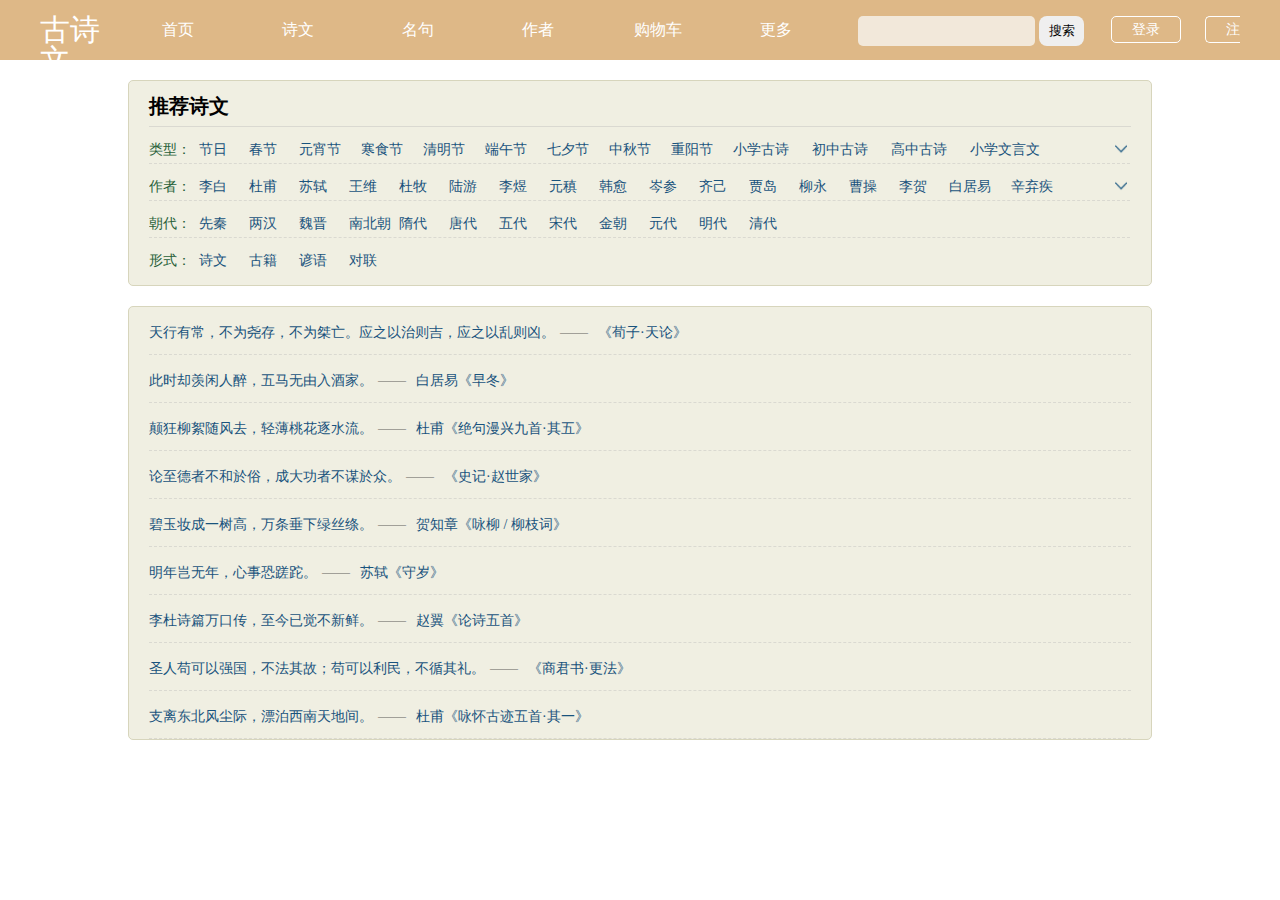
<file: poet/famous.html>
<!DOCTYPE html>
<html>

<head>
    <meta http-equiv="Content-Type" content="text/html;charset=UTF-8">
    <title>名句</title>
    <style>
        * {
            margin: 0px;
            padding: 0px;
            text-decoration: none;
        }

        nav {
            display: flex;
            height: 60px;
            line-height: 30px;
            background: burlywood;
            padding: 0 40px
        }

        nav .logo {
            flex: 1;
            width: 120px;
            height: 55px;
            font-family: Fantasy;
            font-size: 30px;
            color: #fff;
            margin-top: 15px;
        }

        nav ul {
            flex: 3;
            display: flex;
            justify-content: space-around;
            color: #fff;
        }

        nav ul>li {
            list-style: none;
            width: 120px;
            height: 59px;
            line-height: 59px;
            text-align: center;
            cursor: pointer;
            /* margin-top: -15px; */
        }

        nav ul>li .companyIntroduceUrl {
            line-height: normal;
            width: 120px;
            background-color: rgba(0, 0, 0, .7);
            padding: 15px 0;
            display: none;
        }

        nav .companyIntroduceUrl>li {
            height: 30px;
            line-height: 30px;
        }

        nav .companyIntroduceUrl>li:hover {
            background-color: grey;
            cursor: pointer;
        }

        i {
            margin-left: 5px;
        }

        .operation_container {
            flex: 2;
            text-align: right;
        }

        .operation_container a {
            /*color: #0da2fb;*/
            color: #fff;
            border: 1px solid #fff;
            border-radius: 5px;
            font-size: 14px;
            cursor: pointer;
            text-decoration: none;
            margin-right: 20px;
            padding: 5px 20px;
            line-height: 60px;
        }

        /* 增加鼠标悬浮效果 */
        nav ul>li:hover,
        .operation_container a:hover {
            background-color: rgba(163, 134, 96, 0.4);
        }

        /* 搜索框部分样式 */
        form {
            margin-left: 20px;
            margin-top: 15px;
        }

        #search {
            height: 30px;
            outline-color: burlywood;
            border-radius: 5px;
            border: none;
            background-color: #F2E8DA;
            color: black;
        }

        #search:focus {
            color: white;
            background-color: rgba(163, 134, 96, 0.4);
        }

        #btn_search {
            width: 45px;
            height: 30px;
            border: none;
            border-radius: 8px;
        }

        #btn_search:active {
            background-color: #F2E8DA;
        }

        /* 导航栏链接 */
        .logo a,nav ul li>a{
            color: white;
            text-decoration:none;
        }

        .content {
            width: 80%;
            margin: 0 auto;
        }

        .content .titletype {
            height: auto;
            margin-top: 20px;
            clear: both;
            background-color: #F0EFE2;
            overflow: hidden;
            border: 1px solid #d7d5bc;
            -moz-border-radius: 5px;
            -webkit-border-radius: 5px;
            border-radius: 5px;
        }

        .content .titletype .son1 {
            clear: both;
            height: 40px;
            line-height: 40px;
            margin-top: 5px;
            font-size: 10px;
            border-bottom: 1px solid #DAD9D1;
            margin-left: 20px;
            margin-right: 20px;
        }

        .content .titletype .sleft span {
            float: left;
            margin-top: 14px;
            font-size: 14px;
        }

        .content .titletype .son2 {
            width: 96%;
            /* height: 26px; */
            margin-left: 20px;
            clear: both;
            border-bottom: 1px dashed #DAD9D1;
            overflow: hidden;
            padding-bottom: 10px;
        }

        .titletype .son2 .sleft {
            width: 50px;
            float: left;
            color: #275F38;
        }

        .titletype .son2 .sright {
            width: 90%;
            float: left;
        }

        .titletype .son2 .sright a {
            float: left;
            margin-top: 14px;
            width: 50px;
            font-size: 14px;
        }

        /* 下拉箭头 */
        .titletype .son2 .sright2 {
            width: 15px;
            float: right;
            margin-top: 14px;
        }

        a {
            color: #19537D;
            text-decoration: none;
        }

        .cont .source a {
            font-size: 12px;
            color: #65645F;
        }

        /* 古诗句部分样式 */
        .content .sons {
            height: auto;
            clear: both;
            background-color: #F0EFE2;
            overflow: hidden;
            margin-top: 20px;
            border: 1px solid #d7d5bc;
            -moz-border-radius: 5px;
            -webkit-border-radius: 5px;
            border-radius: 5px;
        }

        .content .sons .cont {
            height: auto;
            clear: both;
            margin-top: 15px;
            font-size: 14px;
            margin-left: 20px;
            margin-right: 20px;
            line-height: 200%;
            overflow: hidden;
        }
    </style>
</head>

<body>
    <header>
        <nav>
            <p class="logo">古诗文</p>
            <ul>
                <li><a href="./index.html">首页</a></li>
                <li><a href="./verse.html">诗文</a></li>
                <li><a href="./famous.html">名句</a></li>
                <li><a href="./auther.html">作者</a></li>
                <li><a href="shopping.html">购物车</a></li>
                <li class="item" onmouseover="onOver(this)" onmouseout="onOut(this)">
                    <span id="showMore">更多<i class="iconfont icon-xiala"></i></span>
                    <ul class="companyIntroduceUrl">
                        <li>古籍</li>
                        <li>藏头诗</li>
                        <li>词牌名</li>
                        <li>诗句</li>
                    </ul>
                </li>
            </ul>
            <form>
                <input type="text" id="search" />
                <input type="submit" id="btn_search" value="搜索">
            </form>
            <p class="operation_container">
                <a href="./login.html">登录</a>
                <a href="./register.html">注册</a>
            </p>
        </nav>
    </header>
    <div class="content">
        <div class="titletype">
            <div class="son1">
                <h1>推荐诗文<span style="color:#999999; display:none;" id="id-Liebiao">列表</span><span style=" display:none;"
                        id="id-Xiexian">/</span><span style="color:#999999; display:none;" id="id-Zhaiyao">略缩</span>
                </h1>
            </div>

            <div id="type1" class="son2" style=" height:26px;">
                <div class="sleft">
                    <span>类型：</span>
                </div>
                <div class="sright">

                    <a href="#">节日</a>

                    <a href="#">春节</a>

                    <a style=" width:62px;" href="#">元宵节</a>

                    <a style=" width:62px;" href="#">寒食节</a>

                    <a style=" width:62px;" href="#">清明节</a>

                    <a style=" width:62px;" href="#">端午节</a>

                    <a style=" width:62px;" href="#">七夕节</a>

                    <a style=" width:62px;" href="#">中秋节</a>

                    <a style=" width:62px;" href="#">重阳节</a>

                    <a style=" width:79px;" href="#">小学古诗</a>

                    <a style=" width:79px;" href="#">初中古诗</a>

                    <a style=" width:79px;" href="#">高中古诗</a>

                    <a style="width:90px;" href="#">小学文言文</a>

                    <a style="width:90px;" href="#">初中文言文</a>

                    <a style="width:90px;" href="#">高中文言文</a>

                    <a style="width:90px;" href="#">唐诗三百首</a>

                    <a style="width:90px;" href="#">古诗三百首</a>

                    <a style="width:90px;" href="#">宋词三百首</a>

                    <a style="width:90px;" href="#">古诗十九首</a>

                </div>
                <div class="sright2">
                    <img id="imgType1" src="./img/jianTop.png" alt="展开" width="12" height="12" onclick="clickType()">
                </div>
            </div>
            <div id="type2" class="son2" style=" height:26px;">
                <div class="sleft">
                    <span>作者：</span>
                </div>
                <div class="sright">

                    <a href="#">李白</a>

                    <a href="#">杜甫</a>

                    <a href="#">苏轼</a>

                    <a href="#">王维</a>

                    <a href="#">杜牧</a>

                    <a href="#">陆游</a>

                    <a href="#">李煜</a>

                    <a href="#">元稹</a>

                    <a href="#">韩愈</a>

                    <a href="#">岑参</a>

                    <a href="#">齐己</a>

                    <a href="#">贾岛</a>

                    <a href="#">柳永</a>

                    <a href="#">曹操</a>

                    <a href="#">李贺</a>

                    <a style=" width:62px;" href="#">白居易</a>

                    <a style=" width:62px;" href="#">辛弃疾</a>

                    <a style=" width:62px;" href="#">李清照</a>

                    <a style=" width:62px;" href="#">刘禹锡</a>

                    <a style=" width:62px;" href="#">李商隐</a>

                    <a style=" width:62px;" href="#">陶渊明</a>

                    <a style=" width:62px;" href="#">孟浩然</a>

                    <a style=" width:62px;" href="#">柳宗元</a>

                    <a style=" width:62px;" href="#">王安石</a>

                    <a style=" width:62px;" href="#">欧阳修</a>

                    <a style=" width:62px;" href="#">韦应物</a>

                    <a style=" width:62px;" href="#">温庭筠</a>

                    <a style=" width:62px;" href="#">刘长卿</a>

                    <a style=" width:62px;" href="#">王昌龄</a>

                </div>
                <div class="sright2"><img id="imgType2" src="./img/jianTop.png" alt="展开" width="12" height="12"
                        onclick="clickType2()"></div>
            </div>
            <div id="type3" class="son2" style=" height:26px;">
                <div class="sleft">
                    <span>朝代：</span>
                </div>
                <div class="sright">

                    <a href="#">先秦</a>

                    <a href="#">两汉</a>

                    <a href="#">魏晋</a>

                    <a href="#">南北朝</a>

                    <a href="#">隋代</a>

                    <a href="#">唐代</a>

                    <a href="#">五代</a>

                    <a href="#">宋代</a>

                    <a href="#">金朝</a>

                    <a href="#">元代</a>

                    <a href="#">明代</a>

                    <a href="#">清代</a>

                </div>
            </div>
            <div class="son2" style="margin-bottom:5px; border:0px;">
                <div class="sleft">
                    <span>形式：</span>
                </div>
                <div class="sright">

                    <a href="#">诗文</a>

                    <a href="#">古籍</a>

                    <a href="#">谚语</a>

                    <a href="#">对联</a>

                </div>
            </div>
        </div>
        <div class="sons">
            <div class="cont" style=" margin-top:12px;border-bottom:1px dashed #DAD9D1; padding-bottom:7px;">
                <a style=" float:left;" target="_blank"
                    href="#">天行有常，不为尧存，不为桀亡。应之以治则吉，应之以乱则凶。</a>

                <span style=" color:#65645F; float:left; margin-left:5px; margin-right:10px;">——</span><a
                    style=" float:left;" target="_blank"
                    href="#">《荀子·天论》</a>

            </div>

            <div class="cont" style=" margin-top:12px;border-bottom:1px dashed #DAD9D1; padding-bottom:7px;">
                <a style=" float:left;" target="_blank" href="#">此时却羡闲人醉，五马无由入酒家。</a>

                <span style=" color:#65645F; float:left; margin-left:5px; margin-right:10px;">——</span><a
                    style=" float:left;" target="_blank" href="#">白居易《早冬》</a>

            </div>

            <div class="cont" style=" margin-top:12px;border-bottom:1px dashed #DAD9D1; padding-bottom:7px;">
                <a style=" float:left;" target="_blank" href="#">颠狂柳絮随风去，轻薄桃花逐水流。</a>

                <span style=" color:#65645F; float:left; margin-left:5px; margin-right:10px;">——</span><a
                    style=" float:left;" target="_blank" href="#">杜甫《绝句漫兴九首·其五》</a>

            </div>

            <div class="cont" style=" margin-top:12px;border-bottom:1px dashed #DAD9D1; padding-bottom:7px;">
                <a style=" float:left;" target="_blank" href="#">论至德者不和於俗，成大功者不谋於众。</a>

                <span style=" color:#65645F; float:left; margin-left:5px; margin-right:10px;">——</span><a
                    style=" float:left;" target="_blank"
                    href="#">《史记·赵世家》</a>

            </div>

            <div class="cont" style=" margin-top:12px;border-bottom:1px dashed #DAD9D1; padding-bottom:7px;">
                <a style=" float:left;" target="_blank" href="#">碧玉妆成一树高，万条垂下绿丝绦。</a>

                <span style=" color:#65645F; float:left; margin-left:5px; margin-right:10px;">——</span><a
                    style=" float:left;" target="_blank" href="#">贺知章《咏柳 / 柳枝词》</a>

            </div>

            <div class="cont" style=" margin-top:12px;border-bottom:1px dashed #DAD9D1; padding-bottom:7px;">
                <a style=" float:left;" target="_blank" href="#">明年岂无年，心事恐蹉跎。</a>

                <span style=" color:#65645F; float:left; margin-left:5px; margin-right:10px;">——</span><a
                    style=" float:left;" target="_blank" href="#">苏轼《守岁》</a>

            </div>

            <div class="cont" style=" margin-top:12px;border-bottom:1px dashed #DAD9D1; padding-bottom:7px;">
                <a style=" float:left;" target="_blank" href="#">李杜诗篇万口传，至今已觉不新鲜。</a>

                <span style=" color:#65645F; float:left; margin-left:5px; margin-right:10px;">——</span><a
                    style=" float:left;" target="_blank" href="#">赵翼《论诗五首》</a>

            </div>

            <div class="cont" style=" margin-top:12px;border-bottom:1px dashed #DAD9D1; padding-bottom:7px;">
                <a style=" float:left;" target="_blank"
                    href="#">圣人苟可以强国，不法其故；苟可以利民，不循其礼。</a>

                <span style=" color:#65645F; float:left; margin-left:5px; margin-right:10px;">——</span><a
                    style=" float:left;" target="_blank"
                    href="#">《商君书·更法》</a>

            </div>

            <div class="cont" style=" margin-top:12px;border-bottom:1px dashed #DAD9D1; padding-bottom:7px;">
                <a style=" float:left;" target="_blank" href="#">支离东北风尘际，漂泊西南天地间。</a>

                <span style=" color:#65645F; float:left; margin-left:5px; margin-right:10px;">——</span><a
                    style=" float:left;" target="_blank" href="#">杜甫《咏怀古迹五首·其一》</a>

            </div>
        </div>
    </div>
</body>
<script src="./js/jquery-3.6.0.js"></script>
<script src="./js/user.js"></script>
<!-- <script type="text/javascript">
	var flag1=false;
	$(document).ready(function(){
			// alert(window.localStorage.getItem("flag1"));
			$("#show").html(window.localStorage.getItem("user"));//获取到存储在浏览器上名称为user的数据
			if(window.localStorage.getItem("flag1")!=null)
			flag1=window.localStorage.getItem("flag1");
			if(flag1){
				$(".operation_container").children("a").hide();
				$(".operation_container").append("<span id='getout'>您好："+window.localStorage.getItem("user")+
				"&nbsp;&nbsp;&nbsp;<a href='#'>退出登录</a></span>");
			}
			flag1=false;
			$("#getout").click(function(){
				window.localStorage.removeItem("flag1");//移除存储在浏览器上名称为flag1的数据
				$(".operation_container").children("a").show();
				$(this).hide();
			});
	});
		
	
</script> -->
<script>
    // 下拉事件，改变宽度
    function clickType() {
        if (document.getElementById("type1").style.height == "auto") {
            document.getElementById("imgType1").src = "./img/jianTop.png";
            document.getElementById("type1").style.height = "26px";

        }
        else {
            document.getElementById("imgType1").src = "./img/jianBtn.png";
            document.getElementById("type1").style.height = "auto";
        }
    }

    function clickType2() {
        if (document.getElementById("type2").style.height == "auto") {
            document.getElementById("imgType2").src = "./img/jianTop.png";
            document.getElementById("type2").style.height = "26px";
        }
        else {
            document.getElementById("imgType2").src = "./img/jianBtn.png";
            document.getElementById("type2").style.height = "auto";
        }
    }
</script>

</html>
</file>
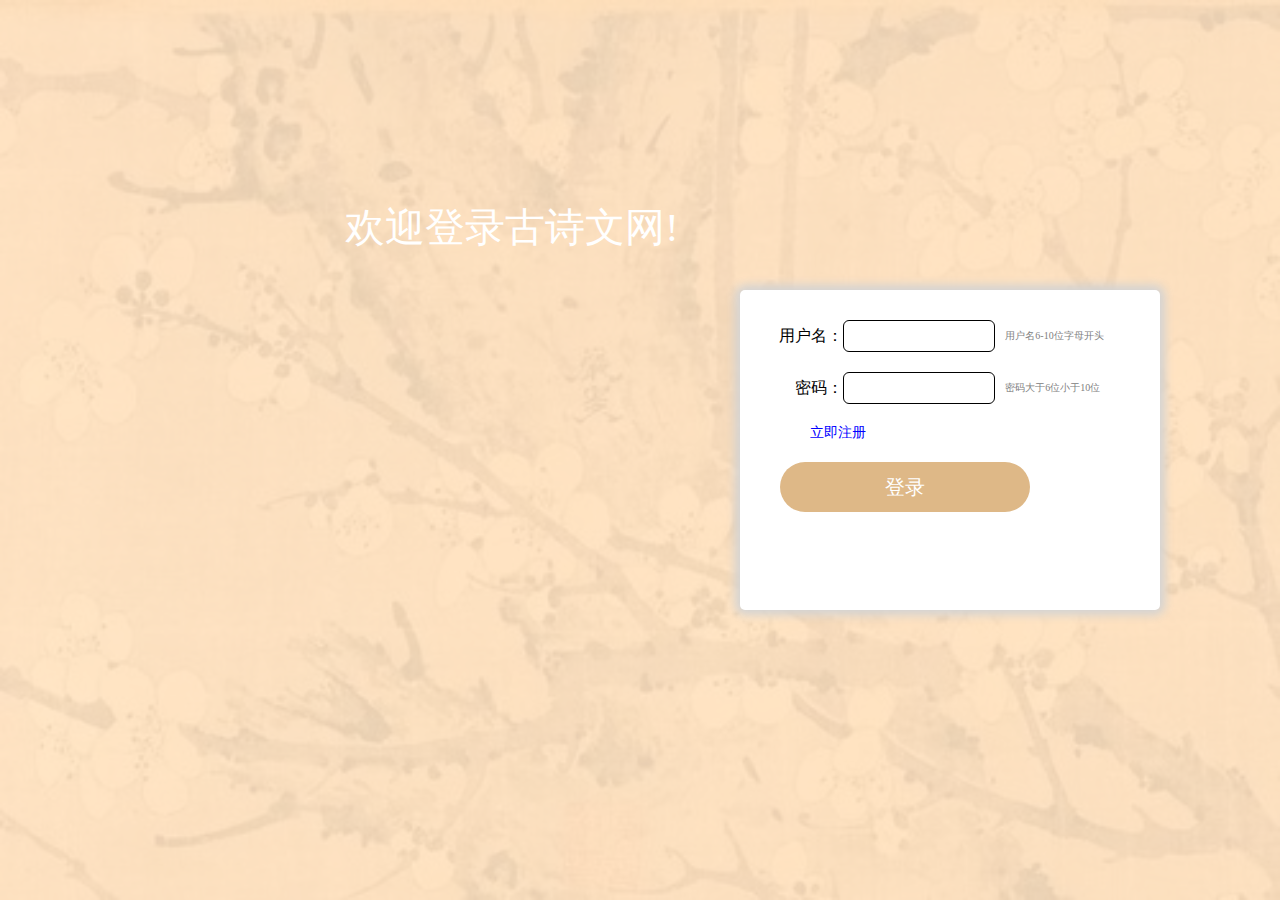
<file: poet/login.html>
<!DOCTYPE html>
<html>
<head>
	<meta charset="utf-8"  />
	<title></title>
	<link rel="stylesheet" type="text/css" href="./css/login.css">
</head>
<body>
  <div class="main">
      <div class="form-module">
			<div class="form-content">
			<div class="title">
				<p class="title-item">欢迎登录古诗文网!</p>
			</div>
			
			<div class="login">
				<!-- <form action="" method="get" id="myform"> -->
				<p class="form_item" id="p1">
					<label>用户名：</label>
					<input type="text" name="" id="in1">
					<span id="userprompt" class="spanstyle">用户名6-10位字母开头</span>
				</p>
				<p class="form_item" id="p2">
					<label>密码：</label>
					<input type="password" name="" id="in2">
					<span id="pwdprompt" class="spanstyle">密码大于6位小于10位</span>
				</p>
				<p class="to_register"> <a href="./register.html">立即注册</a></p>
				<input type="submit" id="login_btn" class="btn" value="登录">
				<!-- </form> -->
			</div>
			</div>
      </div>
    </div>
  </div>
</body>
<script type="text/javascript" src="./js/jquery-3.6.0.js">
	
</script>
<script type="text/javascript">
	$("#in1").blur(function(){
		checkUser();
		
	});
	$("#in2").blur(function(){
		checkPwd();
	});	
	$("#login_btn").click(function(){
			
			var flag=true;
			var flag1=false;
			if(!checkUser()) flag=false;
			if(!checkPwd()) flag=false;
			if(flag){
				window.localStorage.setItem('user',$("#in1").val());
				flag1=true;
				window.localStorage.setItem('flag1',flag1);
				window.location.href="index.html";
			}
		});
	function checkUser(){
			if($("#in1").val()==""||$("#in1").val()==null){
				$("#userprompt").html("用户名不能为空");
				$("#userprompt").addClass("aa");
				return false;
			}
			var username=$("#in1").val();
			var reg=/^[a-zA-Z][a-zA-Z0-9]{5,9}$/;
					if(reg.test(username)==false){
						$("#userprompt").html("用户名不正确！");
						$("#userprompt").addClass("aa");
						return false;
					}
			$("#userprompt").html("");
			return true;
		}
		function checkPwd(){
				if($("#in2").val()==""||$("#in2").val()==null){
					$("#pwdprompt").html("密码不能为空");
					$("#pwdprompt").addClass("aa");
					return false;
				}
				var pwd=$("#in2").val();
				var reg=/^[A-Za-z0-9]{6,10}$/;
				if(reg.test(pwd)==false){
							$("#pwdprompt").html("密码格式不正确！");
							$("#pwdprompt").addClass("aa");
							return false;
						}
				$("#pwdprompt").html("");
				return true;
			}
			
</script>
</html>
</file>
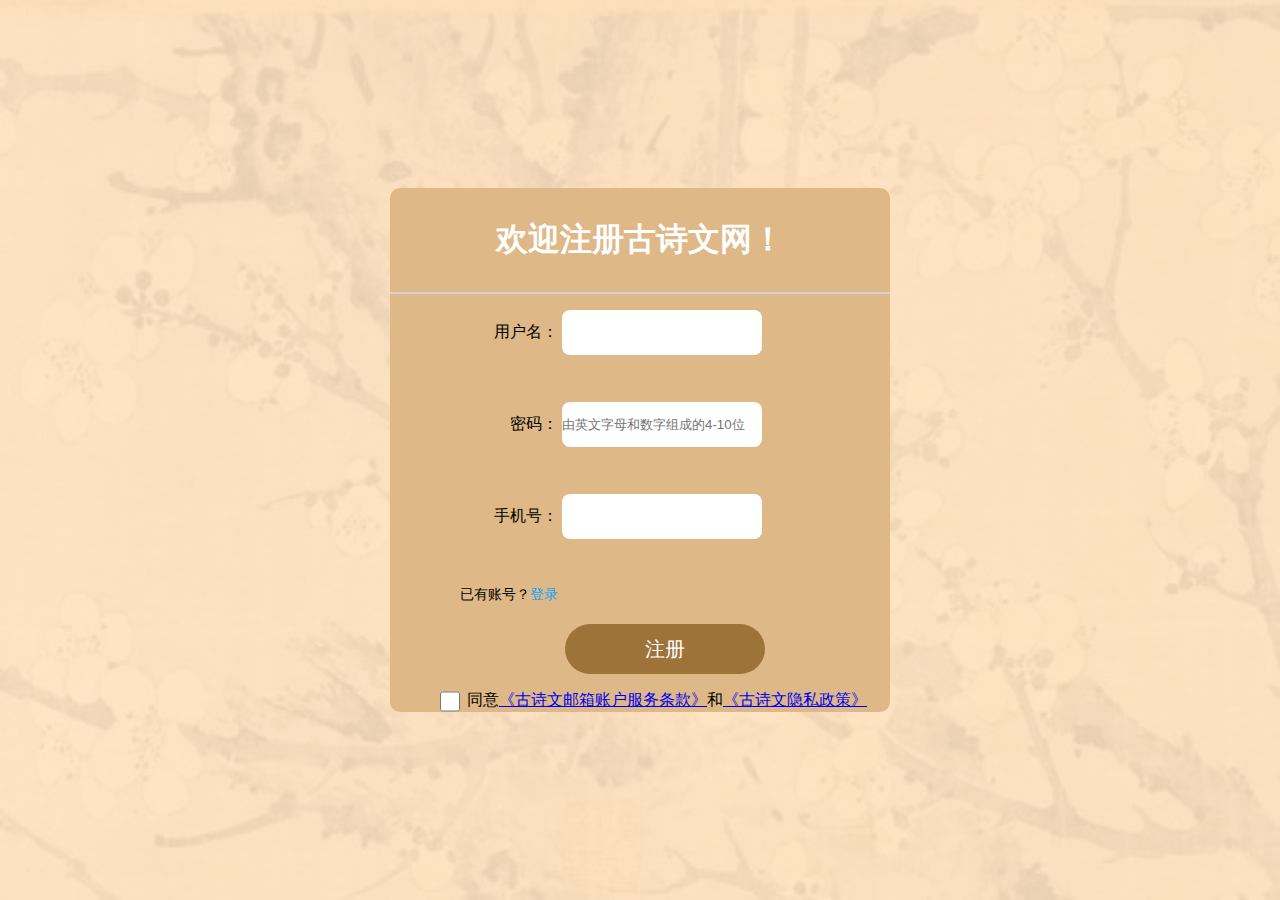
<file: poet/register.html>
<!DOCTYPE html>
<html>

<head>
	<meta charset="utf-8" />
	<title></title>
	<link rel="stylesheet" type="text/css" href="./css/register.css">
	<style>

	</style>
</head>

<body>
	<div class="main">
		<div class="register_container">
			<div class="register_card">
				<h1>欢迎注册古诗文网！</h1>
				<div class="register_form">
					<p>
						<label>用户名：</label>
						<input type="" name="" id="userName">
						<span class="waring">用户名不能为空</span>
					</p>
					<p>
						<label>密码：</label>
						<input type="" name="" id="pwd" placeholder="由英文字母和数字组成的4-10位">
						<span class="waring">密码格式输入错误，请重新输入！</span>
					</p>
					<p>
						<label>手机号：</label>
						<input type="" name="" id="phone">
						<span class="waring">手机号码输入错误！</span>
					</p>
					<p class="toLogin">已有账号？<a href="./login.html">登录</a></p>
					<span class="btn">注册</span>
					<div id="xieyi">
						<input type="checkbox" name="复选框" value="1" placeholder="">
						<span>同意<a href="#">《古诗文邮箱账户服务条款》</a>和<a href="#">《古诗文隐私政策》</a></span><br>
					</div>
				</div>
			</div>
		</div>
	</div>
</body>
<script src="./js/jquery-3.6.0.js"></script>
<script>
	$('document').ready(function () {
		console.log($("#userName+.waring"));

		// 点击注册按钮时进行数据有效性验证
		$(".btn").submit(function () {
			if (!checkUserName())
				return false;
			if (!checkPwd())
				return false;
			if (!checkPhone())
				return false;
			return true;
		});

		// 输入框失去焦点时，进行数据有效性验证
		$('#userName').blur(function () {
			checkUserName();
		});

		$('#pwd').blur(function () {
			checkPwd();
		});

		$('#phone').blur(function () {
			checkPhone();
		});

		// 验证方法
		function checkUserName() {
			var userName = $('#userName').val();
			if (userName == "" || userName == null) {
				$('#userName+.waring').css("visibility","visible");
				return false;
			}
			$('#userName+.waring').css("visibility","hidden");
			return true;
		}
		$('.divwaring').show();

		function checkPwd() {
			var pwd = $('#pwd').val();
			var reg = /^[a-zA-Z0-9]{3,9}$/;
			if (!(reg.test(pwd))) {
				$('#pwd+.waring').css("visibility","visible");
				return false;
			}
			$('#pwd+.waring').css("visibility","hidden");
			return true;
		}

		function checkPhone() {
			var mob = $('#phone').val();
			var reg = /^1(3[0-9]|5[0-3,5-9]|7[1-3,5-8]|8[0-9])\d{8}$/;
			if (!reg.test(mob)) {
				$('#phone+.waring').css("visibility","visible");
				return false;
			}
			$('#phone+.waring').css("visibility","hidden");
			return true;
		}

	});

</script>

</html>
</file>
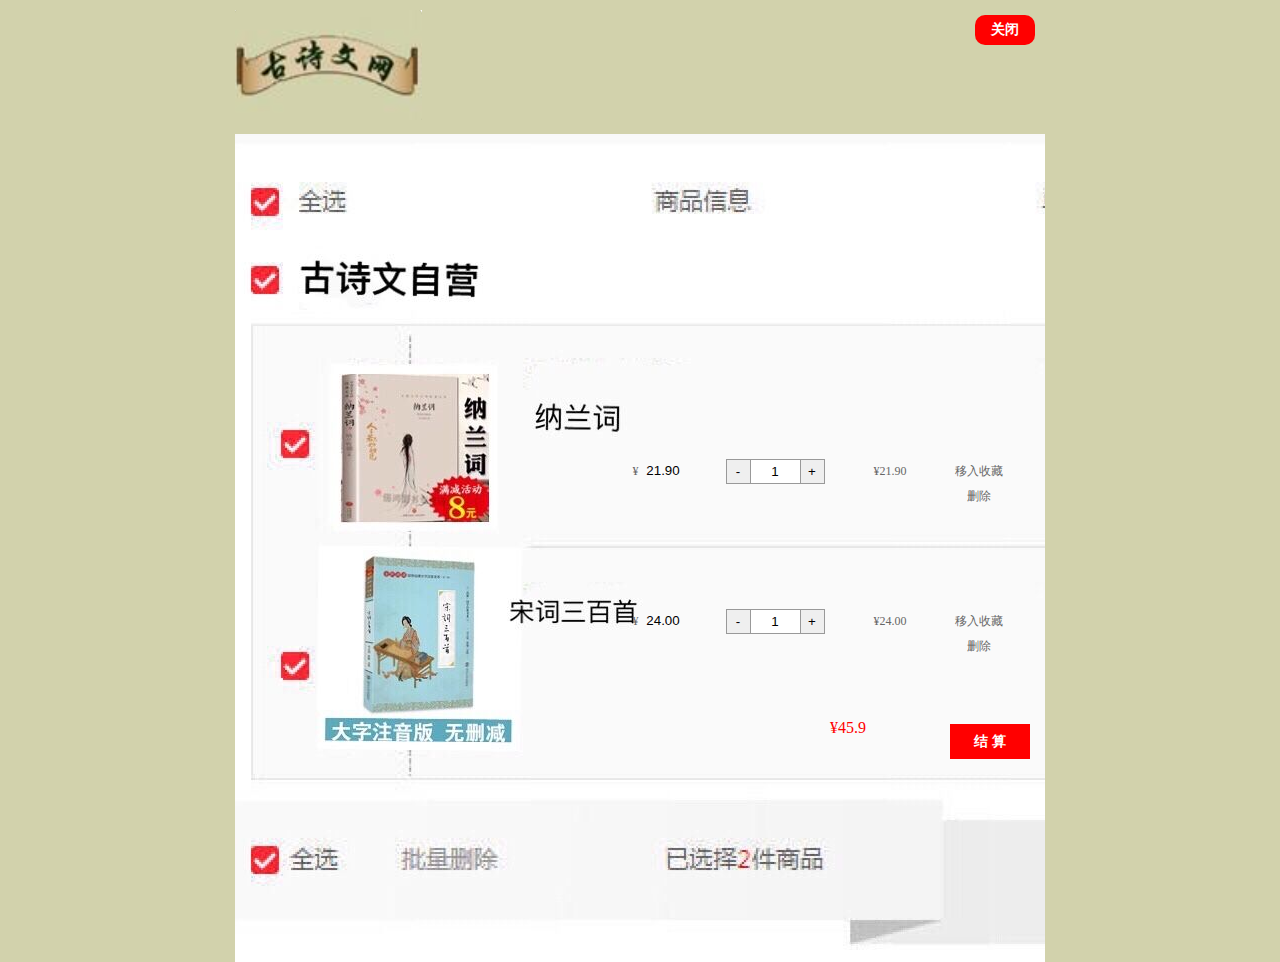
<file: poet/shopping.html>
<!DOCTYPE html>
<html>
<head lang="en">
    <meta carset="UTF-8">
    <title>古诗文购物车页面</title>
    <link type="text/css" rel="stylesheet" href="css/cartStyle.css" />
</head>
<body>

<div class="content">
	
    <div class="logo">
        <img src="img/古诗文logo.PNG"><span onclick="close_plan();">关闭</span>
    </div>
    <div class="cartList">
        <ul>
            <li>¥<input type="text" name="price" value="21.90"></li>
            <li><input type="button" name="minus" value="-" onclick="minus(0);"><input type="text" name="amount" value="1"><input type="button" name="plus" value="+" onclick="plus(0);"></li>
            <li id="price0">¥21.90</li>
            <li><p onclick="collection();">移入收藏</p><p onclick="del();">删除</p></li>
        </ul>
        <ul>
            <li>¥<input type="text" name="price" value="24.00"></li>
            <li><input type="button" name="minus" value="-" onclick="minus(1);"><input type="text" name="amount" value="1"><input type="button" name="plus" value="+" onclick="plus(1);"></li>
            <li id="price1">¥24.00</li>
            <li><p onclick="collection();">移入收藏</p><p onclick="del();">删除</p></li>
        </ul>
        <ol>
            <li id="totalPrice">&nbsp;</li>
            <li><span onclick="accounts();">结 算</span></li>
        </ol>
    </div>
	<div style="margin: 0 auto; border: 1px solid red;height: 150px; display: none;" id="gets">
			
		</div>
</div>
</body>
<script type="text/javascript">
	
	/*关闭窗口*/
	function close_plan(){
	    window.close();
	}
	function collection(){
	    var flag=confirm("移入收藏后，将不再购物车显示，是否继续操作?");
	    if(flag==true){
	        alert("移入收藏成功!");
	    }
	}
	function del(){
	    var flag=confirm("您确定要删除商品吗?");
	    if(flag==true){
	        alert("删除成功!");
	    }
	}
	
	function minus(num){
	    var prices=document.getElementsByName("price")[num].value;
	    var count=parseInt(document.getElementsByName("amount")[num].value)-1;
	    if(count<1){
	        alert("不能再减了，再减就没有啦！");
	    }
	    else{
	        document.getElementsByName("amount")[num].value=count;
	        var totals=parseFloat(prices*count);
	        document.getElementById("price"+num).innerHTML="¥" +totals;
	        total();
	    }
	}
	function plus(num){
	    var prices=document.getElementsByName("price")[num].value;
	    var count=parseInt(document.getElementsByName("amount")[num].value)+1;
	    document.getElementsByName("amount")[num].value=count;
	    var totals=parseFloat(prices*count);
	    document.getElementById("price"+num).innerHTML="¥" +totals;
	    total();
	}
	function total(){
	    var prices=document.getElementsByName("price");
	    var count=document.getElementsByName("amount");
	    var sum=0;
	    for(var i=0; i<prices.length;i++){
	       sum+=prices[i].value*count[i].value;
	    }
	    document.getElementById("totalPrice").innerHTML="¥" +sum;
	}
	total();
	
	function accounts(){
			var price0= document.getElementById("gets").parentElement.
			firstElementChild.
			nextElementSibling
			.firstElementChild
			.lastElementChild
			.previousElementSibling.innerHTML;
			// console.log(price0);
			var price1=document.getElementById("gets").parentElement.
			firstElementChild.
			nextElementSibling
			.firstElementChild
			.nextElementSibling
			.lastElementChild
			.previousElementSibling.innerHTML;
			var total=document.getElementById("gets").parentElement.
			firstElementChild.
			nextElementSibling
			.lastElementChild
			.firstElementChild.innerHTML;
			document.getElementById("gets").style.display='block';
			document.getElementById("gets").innerHTML="你本次购买的商品信息如下：<br/>"+
				"<br/>商品名称：纳兰词:   "+price0+
				"<br/>商品名称：宋词三百首:    "+price1+
				"<br/>总价："+total;
				
		}
</script>
</html>
</file>
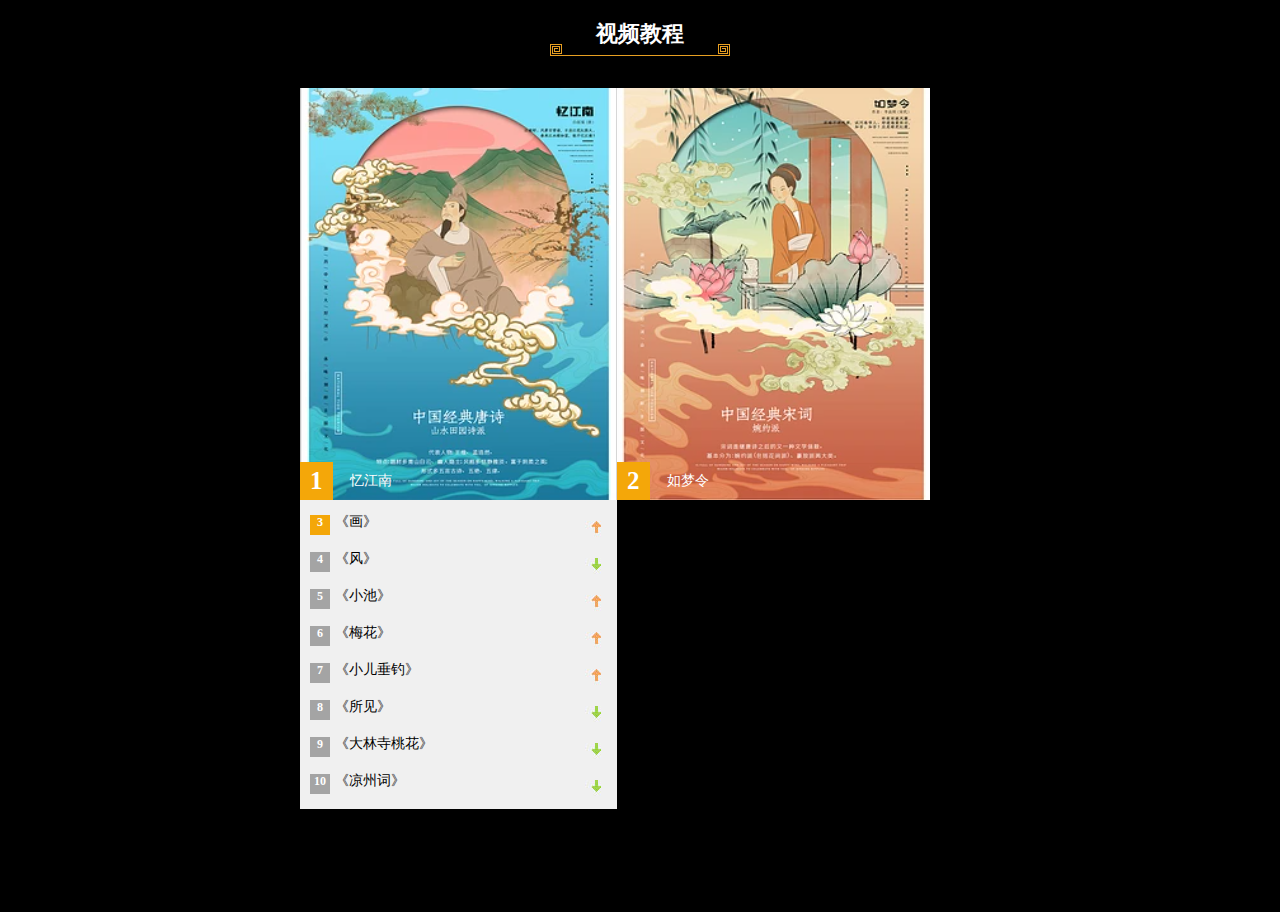
<file: poet/vediotc.html>
<!DOCTYPE html>
<html>
<head lang="en">
    <meta charset="UTF-8">
    <title>视频教程</title>
	<style type="text/css">
		ol>li>img{
			position: absolute;
			right: 0;
		}
	</style>
    <link rel="stylesheet" href="css/vediotc.css">
</head>
<body>
<section id="play">
	<br>
    <h1>视频教程</h1>
	<br>
	<br>
    <ul>
        <li><img src="img/1.PNG"><p>忆江南</p><span>1</span></li>
        <li><img src="img/2.PNG"><p>如梦令</p><span>2</span></li>
        <li>
            <ol>
                <li><span>3</span>《画》<img src="./img/orange.jpg"><p>加入看单</p></li>
                <li><span>4</span>《风》<img src="./img/green.jpg"><p>加入看单</p></li>
                <li><span>5</span>《小池》<img src="./img/orange.jpg"><p>加入看单</p></li>
                <li><span>6</span>《梅花》<img src="./img/orange.jpg"><p>加入看单</p></li>
                <li><span>7</span>《小儿垂钓》<img src="./img/orange.jpg"><p>加入看单</p></li>
                <li><span>8</span>《所见》<img src="./img/green.jpg"><p>加入看单</p></li>
                <li><span>9</span>《大林寺桃花》<img src="./img/green.jpg"><p>加入看单</p></li>
                <li><span>10</span>《凉州词》<img src="./img/green.jpg"><p>加入看单</p></li>
            </ol>
        </li>
    </ul>
</section>
</body>
<script type="text/javascript" src="./js/jquery-3.6.0.js"></script>
<script type="text/javascript">
	$("span:lt(3)").css("background-color","#F4A709");
	$("span:gt(2)").css("background-color","#A4A4A4");
	$("ol").css("background-color","#F0F0F0");
	$("ol>li").mouseover(function(){
	  $("p:hidden").show();
	});
	$("ol>li").mouseout(function(){
	  $("p:hidden").hid();
	});
</script>
</html>
</file>
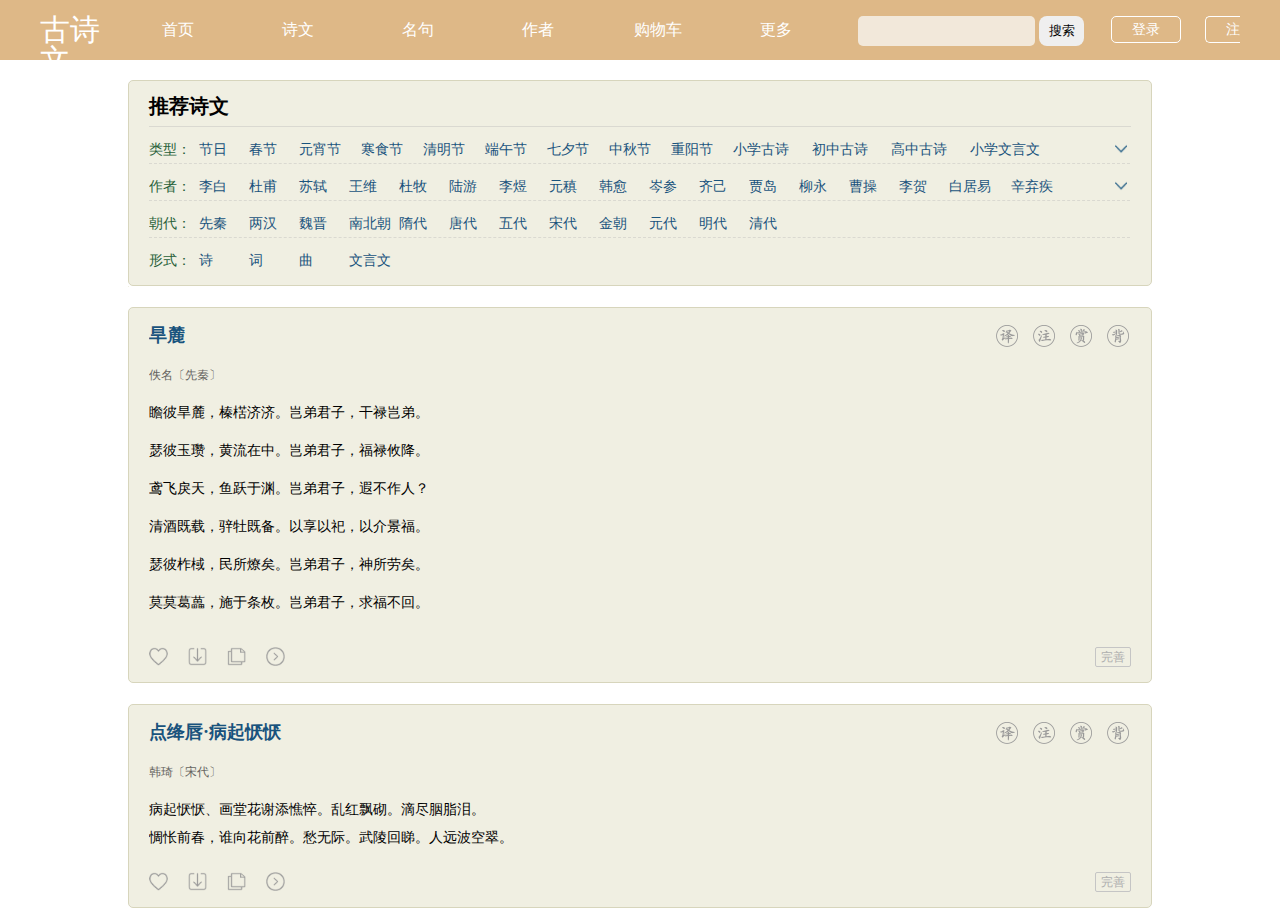
<file: poet/verse.html>
<!DOCTYPE html>
<html>

<head>
    <meta http-equiv="Content-Type" content="text/html;charset=UTF-8">
    <title>诗句</title>
    <link rel="stylesheet" href="./css/verse.css">
</head>

<body>
    <header>
        <nav>
            <p class="logo">古诗文</p>
            <ul>
                <li><a href="./index.html">首页</a></li>
                <li><a href="./verse.html">诗文</a></li>
                <li><a href="./famous.html">名句</a></li>
                <li><a href="./auther.html">作者</a></li>
                <li><a href="shopping.html">购物车</a></li>
                <li class="item" onmouseover="onOver(this)" onmouseout="onOut(this)">
                    <span id="showMore">更多<i class="iconfont icon-xiala"></i></span>
                    <ul class="companyIntroduceUrl">
                        <li>古籍</li>
                        <li>藏头诗</li>
                        <li>词牌名</li>
                        <li>诗句</li>
                    </ul>
                </li>
            </ul>
            <form>
                <input type="text" id="search" />
                <input type="submit" id="btn_search" value="搜索">
            </form>
            <p class="operation_container">
                <a href="./login.html">登录</a>
                <a href="./register.html">注册</a>
            </p>
        </nav>
    </header>
    <div class="content">
        <div class="titletype">
            <div class="son1">
                <h1>推荐诗文<span style="color:#999999; display:none;" id="id-Liebiao">列表</span><span style=" display:none;"
                        id="id-Xiexian">/</span><span style="color:#999999; display:none;" id="id-Zhaiyao">略缩</span>
                </h1>
            </div>

            <div id="type1" class="son2" style=" height:26px;">
                <div class="sleft">
                    <span>类型：</span>
                </div>
                <div class="sright">

                    <a href="#">节日</a>

                    <a href="#">春节</a>

                    <a style=" width:62px;"
                        href="#">元宵节</a>

                    <a style=" width:62px;"
                        href="#">寒食节</a>

                    <a style=" width:62px;"
                        href="#">清明节</a>

                    <a style=" width:62px;"
                        href="#">端午节</a>

                    <a style=" width:62px;"
                        href="#">七夕节</a>

                    <a style=" width:62px;"
                        href="#">中秋节</a>

                    <a style=" width:62px;"
                        href="#">重阳节</a>

                    <a style=" width:79px;"
                        href="#">小学古诗</a>

                    <a style=" width:79px;"
                        href="#">初中古诗</a>

                    <a style=" width:79px;"
                        href="#">高中古诗</a>

                    <a style="width:90px;"
                        href="#">小学文言文</a>

                    <a style="width:90px;"
                        href="#">初中文言文</a>

                    <a style="width:90px;"
                        href="#">高中文言文</a>

                    <a style="width:90px;"
                        href="#">唐诗三百首</a>

                    <a style="width:90px;"
                        href="#">古诗三百首</a>

                    <a style="width:90px;"
                        href="#">宋词三百首</a>

                    <a style="width:90px;"
                        href="#">古诗十九首</a>

                </div>
                <div class="sright2">
                    <img id="imgType1" src="./img/jianTop.png" alt="展开" width="12" height="12" onclick="clickType()">
                </div>
            </div>
            <div id="type2" class="son2" style=" height:26px;">
                <div class="sleft">
                    <span>作者：</span>
                </div>
                <div class="sright">

                    <a href="#">李白</a>

                    <a href="#">杜甫</a>

                    <a href="#">苏轼</a>

                    <a href="#">王维</a>

                    <a href="#">杜牧</a>

                    <a href="#">陆游</a>

                    <a href="#">李煜</a>

                    <a href="#">元稹</a>

                    <a href="#">韩愈</a>

                    <a href="#">岑参</a>

                    <a href="#">齐己</a>

                    <a href="#">贾岛</a>

                    <a href="#">柳永</a>

                    <a href="#">曹操</a>

                    <a href="#">李贺</a>

                    <a style=" width:62px;"
                        href="#">白居易</a>

                    <a style=" width:62px;"
                        href="#">辛弃疾</a>

                    <a style=" width:62px;"
                        href="#">李清照</a>

                    <a style=" width:62px;"
                        href="#">刘禹锡</a>

                    <a style=" width:62px;"
                        href="#">李商隐</a>

                    <a style=" width:62px;"
                        href="#">陶渊明</a>

                    <a style=" width:62px;"
                        href="#">孟浩然</a>

                    <a style=" width:62px;"
                        href="#">柳宗元</a>

                    <a style=" width:62px;"
                        href="#">王安石</a>

                    <a style=" width:62px;"
                        href="#">欧阳修</a>

                    <a style=" width:62px;"
                        href="#">韦应物</a>

                    <a style=" width:62px;"
                        href="#">温庭筠</a>

                    <a style=" width:62px;"
                        href="#">刘长卿</a>

                    <a style=" width:62px;"
                        href="#">王昌龄</a>

                </div>
                <div class="sright2"><img id="imgType2" src="./img/jianTop.png" alt="展开" width="12"
                        height="12" onclick="clickType2()"></div>
            </div>
            <div id="type3" class="son2" style=" height:26px;">
                <div class="sleft">
                    <span>朝代：</span>
                </div>
                <div class="sright">

                    <a href="#">先秦</a>

                    <a href="#">两汉</a>

                    <a href="#">魏晋</a>

                    <a href="#">南北朝</a>

                    <a href="#">隋代</a>

                    <a href="#">唐代</a>

                    <a href="#">五代</a>

                    <a href="#">宋代</a>

                    <a href="#">金朝</a>

                    <a href="#">元代</a>

                    <a href="#">明代</a>

                    <a href="#">清代</a>

                </div>
            </div>
            <div class="son2" style="margin-bottom:5px; border:0px;">
                <div class="sleft">
                    <span>形式：</span>
                </div>
                <div class="sright">

                    <a href="#">诗</a>

                    <a href="#">词</a>

                    <a href="#">曲</a>

                    <a href="#">文言文</a>

                </div>
            </div>
        </div>
        <div id="leftZhankai" style="display: block;">
            <div style=" width:1px; height:1px; overflow:hidden;">
                <textarea style=" background-color:#F0EFE2; border:0px;overflow:hidden;" cols="1" rows="1"
                    id="txtare236">瞻彼旱麓，榛楛济济。岂弟君子，干禄岂弟。瑟彼玉瓒，黄流在中。岂弟君子，福禄攸降。鸢飞戾天，鱼跃于渊。岂弟君子，遐不作人？清酒既载，骍牡既备。以享以祀，以介景福。瑟彼柞棫，民所燎矣。岂弟君子，神所劳矣。莫莫葛藟，施于条枚。岂弟君子，求福不回。——先秦·佚名《旱麓》https://so.gushiwen.cn/shiwenv_fa2c3e80a7e1.aspx</textarea>
            </div>
            <div class="sons">
                <div class="cont">
                    <div class="yizhu">
                        <img src="./img/bei-pic.png" width="25" height="25" alt="背诵" id="btnBeisongfa2c3e80a7e1">
                        <img style="display: block;" src="./img//shang-pic.png" width="25" height="25"
                            alt="赏析">
                        <img style="display: block;" src="./img//zhu-pic.png" width="25" height="25"
                            alt="注释">
                        <img style="display: block;" src="./img//yi-pic.png" width="25" height="25"
                            alt="译文">

                    </div>
                    <p><a style="font-size:18px; line-height:22px; height:22px;"
                            href="#" target="_blank"><b>旱麓</b></a>
                    </p>
                    <p class="source"><a href="#"
                            target="_blank">佚名</a><a
                            href="#">〔先秦〕</a></p>
                    <div class="contson" id="contsonfa2c3e80a7e1">
                        <p>瞻彼旱麓，榛楛济济。岂弟君子，干禄岂弟。</p>
                        <p>瑟彼玉瓒，黄流在中。岂弟君子，福禄攸降。</p>
                        <p>鸢飞戾天，鱼跃于渊。岂弟君子，遐不作人？</p>
                        <p>清酒既载，骍牡既备。以享以祀，以介景福。</p>
                        <p>瑟彼柞棫，民所燎矣。岂弟君子，神所劳矣。</p>
                        <p>莫莫葛藟，施于条枚。岂弟君子，求福不回。</p>
                    </div>
                </div>
                <div class="tool">
                    <div class="shoucang"><img id="likeImg236" name="1"
                            src="./img/shou-cang.png" alt="收藏" width="19" height="19"></div>
                    <div class="toolpinglun"><a href="#"><img
                                src="./img/down-load.png" alt="下载" width="19" height="19"></a></div>
                    <div class="toolpinglun"><a
                            href="#"><img
                                src="./img/co-py.png" alt="复制" width="19" height="19"></a></div>

                    <div class="toolpinglun"><a href="#"
                            target="_blank"><img src="./img/tool-more.png" alt="详情" width="19"
                                height="19"></a></div>
                    <div class="jiucuo"><a
                            href="#"
                            target="_blank">完善</a></div>
                </div>
                <div id="toolPlay236" style=" display:none;clear:both;"></div>
            </div>
            <div style=" width:1px; height:1px; overflow:hidden;">
                <!-- <textarea style=" background-color:#F0EFE2; border:0px;overflow:hidden;" cols="1" rows="1"
                    id="txtare65130">]</textarea -->
            </div>
            <div class="sons">
                <div class="cont">
                    <div class="yizhu">
                        <img src="./img/bei-pic.png" width="25" height="25" alt="背诵" id="btnBeisongfa2c3e80a7e1">
                        <img style="display: block;" src="./img//shang-pic.png" width="25" height="25"
                            alt="赏析">
                        <img style="display: block;" src="./img//zhu-pic.png" width="25" height="25"
                            alt="注释">
                        <img style="display: block;" src="./img//yi-pic.png" width="25" height="25"
                            alt="译文">

                    </div>
                    <p><a style="font-size:18px; line-height:22px; height:22px;"
                            href="#"
                            target="_blank"><b>点绛唇·病起恹恹</b></a></p>
                    <p class="source"><a href="#"
                            target="_blank">韩琦</a><a
                            href="#">〔宋代〕</a></p>
                    <div class="contson" id="contson657b12ba2b38">
                        病起恹恹、画堂花谢添憔悴。乱红飘砌。滴尽胭脂泪。<br>惆怅前春，谁向花前醉。愁无际。武陵回睇。人远波空翠。
                    </div>
                </div>
                <div class="tool">
                    <div class="shoucang"><img id="likeImg236" name="1"
                            src="./img/shou-cang.png" alt="收藏" width="19" height="19"></div>
                    <div class="toolpinglun"><a href="#"><img
                                src="./img/down-load.png" alt="下载" width="19" height="19"></a></div>
                    <div class="toolpinglun"><a
                            href="#"><img
                                src="./img/co-py.png" alt="复制" width="19" height="19"></a></div>

                    <div class="toolpinglun"><a href="#"
                            target="_blank"><img src="./img/tool-more.png" alt="详情" width="19"
                                height="19"></a></div>
                    <div class="jiucuo"><a
                            href="#"
                            target="_blank">完善</a></div>
                </div>

                <div id="toolPlay65130" style=" display:none;clear:both;"></div>
            </div>
        </div>
    </div>
</body>
<script src="./js/jquery-3.6.0.js"></script>
<script src="./js/user.js"></script>
<!-- <script type="text/javascript">
	var flag1=false;
	$(document).ready(function(){
			// alert(window.localStorage.getItem("flag1"));
			$("#show").html(window.localStorage.getItem("user"));//获取到存储在浏览器上名称为user的数据
			if(window.localStorage.getItem("flag1")!=null)
			flag1=window.localStorage.getItem("flag1");
			if(flag1){
				$(".operation_container").children("a").hide();
				$(".operation_container").append("<span id='getout'>您好："+window.localStorage.getItem("user")+
				"&nbsp;&nbsp;&nbsp;<a href='#'>退出登录</a></span>");
			}
			flag1=false;
			$("#getout").click(function(){
				window.localStorage.removeItem("flag1");//移除存储在浏览器上名称为flag1的数据
				$(".operation_container").children("a").show();
				$(this).hide();
			});
	});
</script> -->
<script>
    // 下拉事件，改变宽度
    function clickType() {
    if (document.getElementById("type1").style.height == "auto") {
        document.getElementById("imgType1").src = "./img/jianTop.png";
        document.getElementById("type1").style.height = "26px";

    }
    else {
        document.getElementById("imgType1").src = "./img/jianBtn.png";
        document.getElementById("type1").style.height = "auto";
    }
    }

    function clickType2() {
        if (document.getElementById("type2").style.height == "auto") {
            document.getElementById("imgType2").src = "./img/jianTop.png";
            document.getElementById("type2").style.height = "26px";
        }
        else {
            document.getElementById("imgType2").src = "./img/jianBtn.png";
            document.getElementById("type2").style.height = "auto";
        }
    }
</script>
</html>
</file>
<file: poet/css/login.css>
*{
	padding: 0;
	margin: 0;
}

body{
	background: url(../img/s1.jpg) no-repeat;
	background-size: 100% 100%;
}
.main{
	width: 100%;
	height: 100vh;
	background-color: burlywood;
	background-size: 100% 100%;
	position: relative;
	background-color: rgba(255, 228, 196, 0.904);

}
.title .title-item{
	font-size: 40px;
	font-weight: 500;
	color: #FFFFFF;
	position: absolute;
	left: 40%;
	top: 200px;
	transform: translateX(-50%);
}
.login{
	width: 420px;
	height: 320px;
	box-shadow: 0 0 10px 5px lightgrey;
	background-color: #fff;
	border-radius: 5px;
	position: absolute;
	right: 120px;
	top: 50%;
	transform: translateY(-50%);
}
.login{
	padding: 30px;
	box-sizing: border-box;
}
.login .form_item{
	display: flex;
	margin-bottom: 20px;
	align-items: center;
}
.login label{
	width: 100px;
	text-align: right;
}
.login input{
	outline: none;
    border-radius: 6px;
    border: 1px solid black;
}
.login input:focus{
	border: 2px solid skyblue;
}

.login input[type="text"],input[type="password"]{
	width: 150px;
	height: 30px;
}
.to_register{
	text-align: left;
	margin-left: 40px;
	font-size: 14px;
}
.to_register a{
	color: blue;
	cursor: pointer;
	text-decoration: none;
}
.btn{
	width: 250px;
	height: 50px;
	line-height: 50px;
	background: burlywood;
	color: #ffffff;
	margin-top: 20px;
	margin-left: 10px;
	font-size: 20px;
	cursor: pointer;
	text-align: center;
	border-radius: 50px;
    outline: none;
	border: none;
}

.btn:active{
	background: rgb(104, 86, 63);
}

.spanstyle{
	margin-left: 10px;
	width:170px ;
	height: 30px;
	color: #808080;
	font-size: 10px;
	line-height: 30px;
}
.aa{
	color: #FF0000;
}

#login_btn{
	border-radius: 50px;
	border: none;
}
</file>
<file: poet/css/register.css>
*{
	padding: 0;
	margin: 0;
}
.register_container{
	width: 100%;
	height: 100vh;
	text-align: center;
	position: relative;
	background-color: rgba(255, 228, 196, 0.904);
	
}
.register_card{
	position: absolute;
	top: 50%;
	left: 50%;
	transform: translate(-50%,-50%);
	background-color: burlywood;
	border-radius: 10px;
	width: 500px;
}

.register_card h1{
	padding: 30px 0;
	color:#FFFFFF;
	border-bottom: 2px solid lightgray;
}
.register_form{
	width: 400px;
	/* box-shadow: 0px 0px 5px lightgrey; */
	box-sizing: border-box;
	/* padding: 30px; */
	margin: 0 30px;
	
}
.register_form p{
	margin-top: 16px;
	
}
.register_form label{
	display: inline-block;
	width: 80px;
	text-align: right;
	
}
input{
	height: 45px;
    width: 200px;
    border-radius: 8px;
    border: none;
	/* outline-color: burlywood; */
	outline: none;
}
input:focus{
	/* background-color: rgba(163, 134, 96, 0.4); */
	border: 2px solid #0da2fb
}

.waring{
	display: inline-block;
    color: red;
	margin-top: 10px;
    padding-left: 90px;
	/* display: none; */
	visibility:hidden;
	/* visibility: visible; */
}
.vetifyode{
	width: 100px;
	
}
.getcode{
	display: inline-block;
	border: 1px solid;
	font-size: 14px;
	border-radius: 5px;
	height: 30px;
	line-height: 30px;
	text-align: center;
	width: 90px;
	cursor: pointer;
	
}
.toLogin{
	text-align: left;
	margin-left: 40px;
	font-size: 14px;
	
}
.toLogin a{
	color: #0da2fb;
	cursor: pointer;
	text-decoration: none;
	
}
#xieyi{
	position: relative;
}

.btn{
	display: inline-block;
	width: 200px;
	height: 50px;
	line-height: 50px;
	background: rgb(158, 115, 58);
	color: #ffffff;
	border-radius: 50px;
	margin: 20px 60px;
	margin-left: 145px;
	font-size: 20px;
	cursor: pointer;
	
}
.btn:active{
	background-color: rgb(104, 86, 63);
}

#xieyi>input{
	width: 20px;
	position: absolute;
	top: -15px;
	left: 20px;
}

#xieyi span{
	position: absolute;
    top: -4px;
    width: 400px;
    left: 47px;
}

.main{
	width: 100%;
	height: 100vh;
	background-color: burlywood;	
	background: url(../img/s1.jpg) no-repeat;
	background-size: 100% 100%;
	position: relative;
}
</file>
<file: poet/css/cartStyle.css>
body,ul,li,div,p,h1,h2,ol{margin: 0;padding: 0;}
ul,li,ol{list-style: none;}
.content{width: 810px; margin: 0 auto;  font-family: "微软雅黑";}
.logo{margin: 10px 0;}
.logo span{
    display: inline-block;
    float: right;
    width: 60px;
    height: 30px;
    line-height: 30px;
    font-size: 14px;
    background: #ff0000;
    color: #ffffff;
    text-align: center;
    border-radius: 10px;
    margin-top: 5px;
    margin-right: 10px;
    cursor: pointer;
    font-weight: bold;
}
.cartList{
    background: url(../img/shoppingBg.jpg) no-repeat;
    height: 828px;
    overflow: hidden;
}
.cartList ul{
    float: right;
    width: 450px;
}
.cartList ul:nth-of-type(1){
    margin-top: 325px;
}
.cartList ul:nth-of-type(2){
    margin-top:100px;
}
.cartList ul li{
    font-family: "微软雅黑";
    font-size: 12px;
    color: #666666;
    text-align: center;
    line-height: 25px;
    float: left;
}
.cartList ul li input[name="price"]{
    border: none;
    background: transparent;
    width: 45px;
    text-align: center;
}
.cartList ul li input[name="amount"]{
    width: 45px;
    text-align: center;
    border: 1px solid #999999;
    border-left: none;
    border-right: none;
    height: 21px;
}
.cartList ul li input[name="minus"],.cartList ul li input[name="plus"]{
    height: 25px;
    border: 1px #999999 solid;
    width: 25px;
    text-align: center;
}
.cartList ul li:nth-of-type(1){width: 130px;}
.cartList ul li:nth-of-type(2){width: 100px;}
.cartList ul li:nth-of-type(3){width: 130px;}
.cartList ul li p{cursor: pointer;}
.cartList ol{
    float: right;
    clear: both;
    margin-top: 60px;
}
.cartList ol li{
    float: left;
}
.cartList ol li:nth-of-type(1){
    color: #ff0000;
    width: 120px;
}
.cartList ol li span{display: inline-block;
    float: right;
    width: 80px;
    height: 35px;
    line-height: 35px;
    font-size: 14px;
    font-family: "微软雅黑";
    background: #ff0000;
    color: #ffffff;
    text-align: center;
    margin-top: 5px;
    margin-right: 15px;
    cursor: pointer;
    font-weight: bold;}
body{
	background-color: #D2D2AC;
}
</file>
<file: poet/css/vediotc.css>
*{margin: 0; padding: 0;font-family: "微软雅黑";font-size: 14px;}
ul,ol,li{list-style: none;}
#play{margin: 0 auto; width:680px; overflow: hidden;}
#play h1{line-height: 40px; font-size: 22px; text-align: center; font-family: "Lucida Console", Courier, monospace; color: white;}
#play ul>li{
    float: left;
    width: 317px;
    height: 412px;
    overflow: hidden;
    position: relative;
}
#play ol li{height: 37px; padding: 0px 0px 0 10px; position: relative;}
#play ul>li>span{display: block; position: absolute; left: 0; bottom: 0; font-size: 25px; color: #ffffff; font-weight: bold; padding: 5px 10px; z-index: 100;}
#play ul>li>p{position: absolute; left: 50px; bottom: 10px; color: white;}
#play ol{padding-top: 13px; padding-right: 5px;}
#play ol li span{display:inline-block; color: #ffffff; margin-right: 5px; width: 20px; height: 20px; font-size: 12px; font-weight: bold; text-align: center;}
#play ol li p{position: absolute; right: 0; top: 3px; color: #ffffff; background: #f0a30f; padding: 0 8px; font-size: 12px; display: none;}
body{
	background-color: black;
}
h1{
	background: url(../img/bar_bg.png) no-repeat center bottom;
}
</file>
<file: poet/css/verse.css>
* {
    margin: 0px;
    padding: 0px;
    text-decoration: none;
}

nav {
    display: flex;
    height: 60px;
    line-height: 30px;
    background: burlywood;
    padding: 0 40px
}

nav .logo {
    flex: 1;
    width: 120px;
    height: 55px;
    font-family: Fantasy;
    font-size: 30px;
    color: #fff;
    margin-top: 15px;
}

nav ul {
    flex: 3;
    display: flex;
    justify-content: space-around;
    color: #fff;
}

nav ul>li {
    list-style: none;
    width: 120px;
    height: 59px;
    line-height: 59px;
    text-align: center;
    cursor: pointer;
    /* margin-top: -15px; */
}

nav ul>li .companyIntroduceUrl {
    line-height: normal;
    width: 120px;
    background-color: rgba(0, 0, 0, .7);
    padding: 15px 0;
    display: none;
}

nav .companyIntroduceUrl>li {
    height: 30px;
    line-height: 30px;
}

nav .companyIntroduceUrl>li:hover {
    background-color: grey;
    cursor: pointer;
}

i {
    margin-left: 5px;
}

.operation_container {
    flex: 2;
    text-align: right;
}

.operation_container a {
    /*color: #0da2fb;*/
    color: #fff;
    border: 1px solid #fff;
    border-radius: 5px;
    font-size: 14px;
    cursor: pointer;
    text-decoration: none;
    margin-right: 20px;
    padding: 5px 20px;
    line-height: 60px;
}

/* 增加鼠标悬浮效果 */
nav ul>li:hover,
.operation_container a:hover {
    background-color: rgba(163, 134, 96, 0.4);
}

/* 搜索框部分样式 */
form {
    margin-left: 20px;
    margin-top: 15px;
}

#search {
    height: 30px;
    outline-color: burlywood;
    border-radius: 5px;
    border: none;
    background-color: #F2E8DA;
    color: black;
}

#search:focus {
    color: white;
    background-color: rgba(163, 134, 96, 0.4);
}

#btn_search {
    width: 45px;
    height: 30px;
    border: none;
    border-radius: 8px;
}

#btn_search:active {
    background-color: #F2E8DA;
}

/* 导航栏链接 */
nav ul li>a {
    color: white;
    text-decoration: none;
}
/* 导航栏结束 */

.content {
    width: 80%;
    margin: 0 auto;
}

.content .titletype {
    height: auto;
    margin-top: 20px;
    clear: both;
    background-color: #F0EFE2;
    overflow: hidden;
    border: 1px solid #d7d5bc;
    -moz-border-radius: 5px;
    -webkit-border-radius: 5px;
    border-radius: 5px;
}

.content .titletype .son1 {
    clear: both;
    height: 40px;
    line-height: 40px;
    margin-top: 5px;
    font-size: 10px;
    border-bottom: 1px solid #DAD9D1;
    margin-left: 20px;
    margin-right: 20px;
}

.content .titletype .sleft span{
    float: left;
    margin-top: 14px;
    font-size: 14px;
}

.content .titletype .son2 {
    width: 96%;
    /* height: 26px; */
    margin-left: 20px;
    clear: both;
    border-bottom: 1px dashed #DAD9D1;
    overflow: hidden;
    padding-bottom: 10px;
}

.titletype .son2 .sleft {
    width: 50px;
    float: left;
    color: #275F38;
}

.titletype .son2 .sright {
    width: 90%;
    float: left;
}

.titletype .son2 .sright a {
    float: left;
    margin-top: 14px;
    width: 50px;
    font-size: 14px;
}

/* 下拉箭头 */
.titletype .son2 .sright2 {
    width: 15px;
    float: right;
    margin-top: 14px;
}

#leftZhankai .sons{
    height: auto;
    clear: both;
    background-color: #F0EFE2;
    overflow: hidden;
    margin-top: 20px;
    border: 1px solid #d7d5bc;
    -moz-border-radius: 5px;
    -webkit-border-radius: 5px;
    border-radius: 5px;
}

#leftZhankai .sons .cont{
    height: auto;
    clear: both;
    margin-top: 15px;
    font-size: 14px;
    margin-left: 20px;
    margin-right: 20px;
    line-height: 200%;
    overflow: hidden;
}

#leftZhankai .sons .yizhu{
    width: 160px;
    height: 30px;
    float: right;
}

#leftZhankai .sons .yizhu img{
    float: right;
    cursor: pointer;
    margin-left: 12px;
}

.sons .cont p{
    margin-bottom: 10px;
    line-height: 200%;
}

.sons .cont .contson{
    clear: both;
    overflow: hidden;
    margin-top: 10px;
}

#leftZhankai .sons .tool{
    height: 32px;
    clear: both;
    margin-top: 20px;
    margin-left: 20px;
    margin-right: 20px;
    margin-bottom: 3px;
}

#leftZhankai .tool .shoucang{
    height: 30px;
    float: left;
    width: auto;
}

#leftZhankai .tool .toolpinglun{
    height: 30px;
    float: left;
    width: auto;
    margin-left: 20px;
}

#leftZhankai .tool .jiucuo{
    height: 30px;
    float: right;
    width: auto;
}

#leftZhankai .tool .jiucuo a{
    float: right;
    height: 18px;
    line-height: 19px;
    width: 34px;
    border: 1px solid #C5C5C5;
    color: #aeaeae;
    text-align: center;
    font-size: 12px;
    border-radius: 2px;
}

a{
    color: #19537D;
    text-decoration: none;  
}

.cont .source a{
    font-size: 12px;
    color: #65645F;
}
</file>
